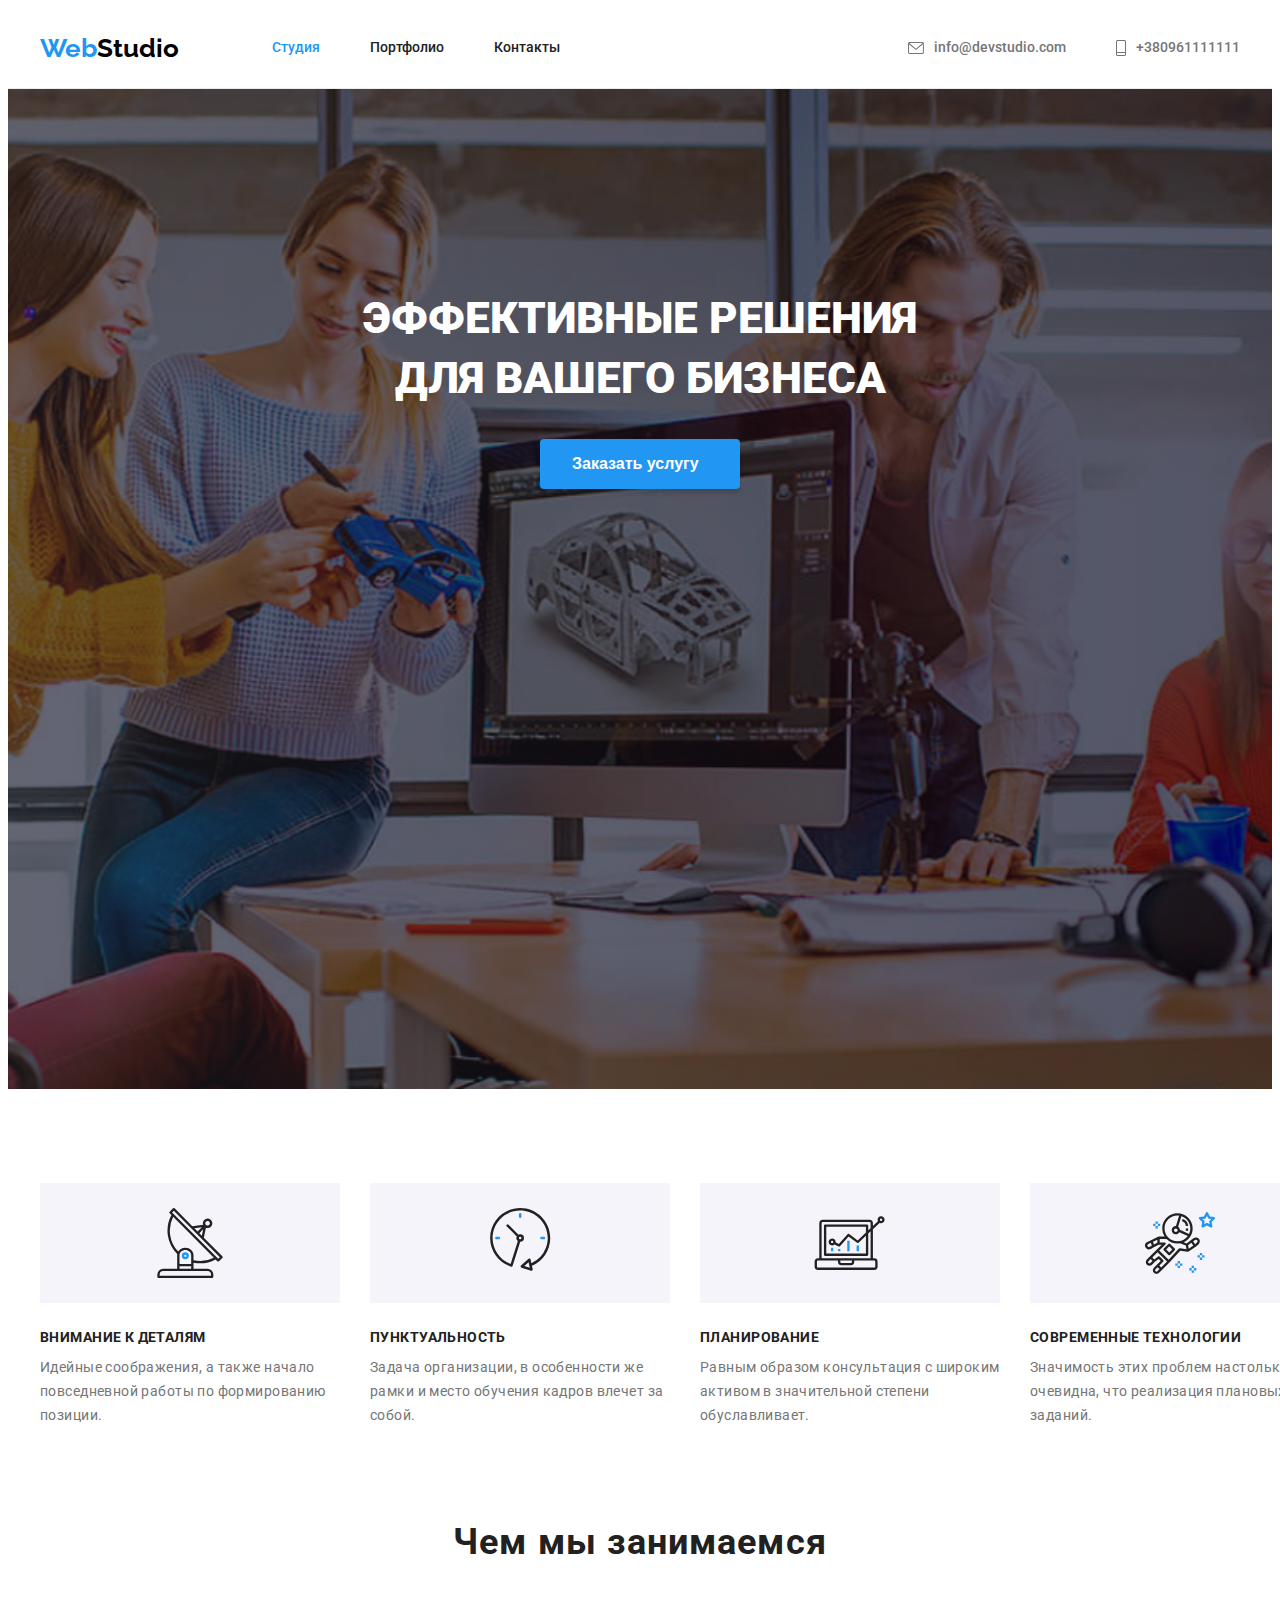
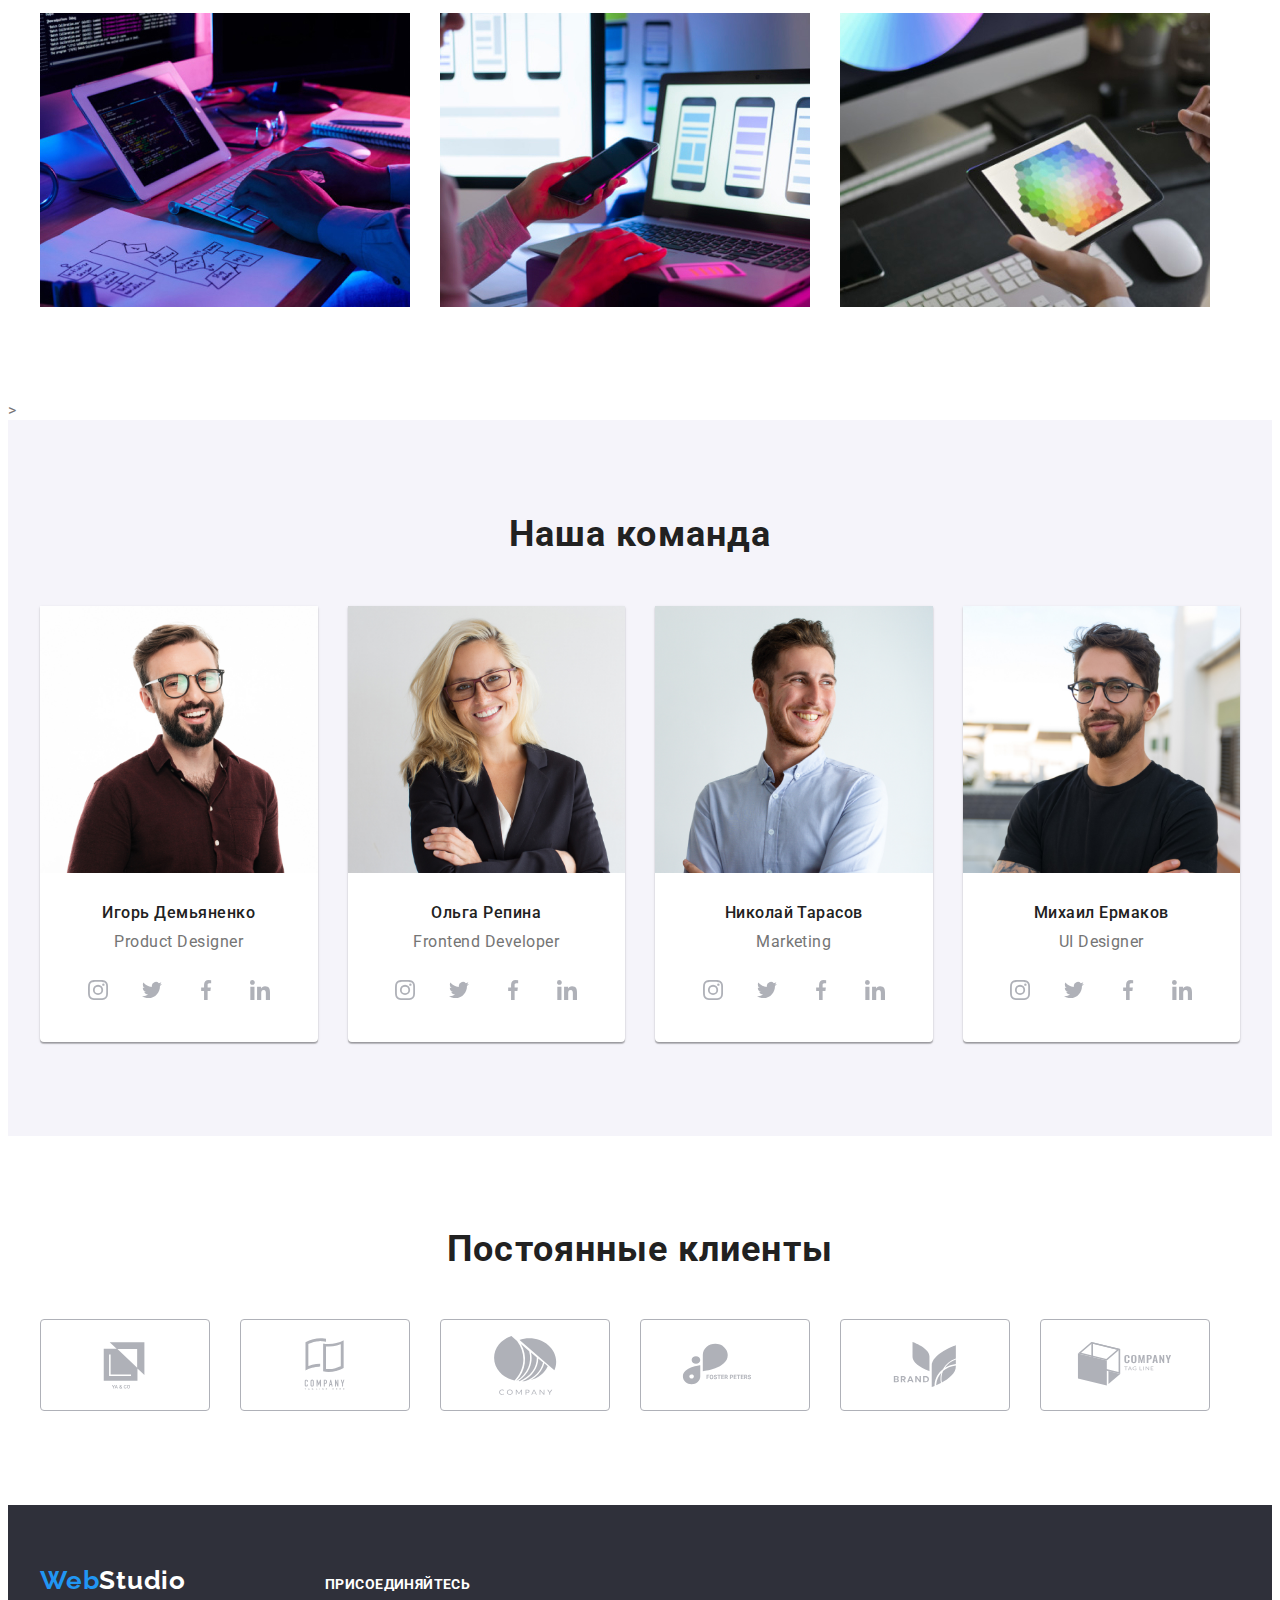
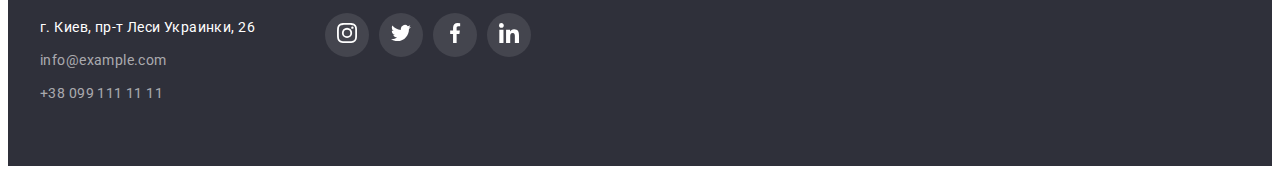
<file: index.html>
<!DOCTYPE html>
<html lang="en">
  <head>
    <meta charset="UTF-8" />
    <meta http-equiv="X-UA-Compatible" content="IE=edge" />
    <meta name="viewport" content="width=device-width, initial-scale=1.0" />
    <title>Document</title>
    <link rel="preconnect" href="https://fonts.googleapis.com">
    <link rel="preconnect" href="https://fonts.gstatic.com" crossorigin>
    <link href="https://fonts.googleapis.com/css2?family=Raleway:wght@700&family=Roboto:wght@400;500;700;900&display=swap" rel="stylesheet">
    <link rel="stylesheet" href="https://cdnjs.cloudflare.com/ajax/libs/modern-normalize/1.1.0/modern-normalize.min.css" integrity="sha512-wpPYUAdjBVSE4KJnH1VR1HeZfpl1ub8YT/NKx4PuQ5NmX2tKuGu6U/JRp5y+Y8XG2tV+wKQpNHVUX03MfMFn9Q==" crossorigin="anonymous" referrerpolicy="no-referrer" />  
    <link rel="stylesheet" href="./css/styles.css" />
  </head>
  <body>
    <!--Шапка сайта-->
    <header class="page-header">
      <div class="container main-nav">
      <a href="./index.html" class="logo">
        <span class="logo-bloe">Web</span>Studio</a>
      <nav>
        <ul class="site-nav link">
          <li class="item"><a href="#" class="link current">Студия</a></li>
          <li class="item"><a href="./portfolio.html" class="link">Портфолио</a></li>
          <li class="item"><a href="#" class="link">Контакты</a></li>
        </ul>
      </nav>
      <!-- сылка авторизации  -->
      <ul class="auth-link">
        <li class="item">             
          <a href="mailto:info@devstudio.com" class="link">
            <svg class="mailto">
              <use href="./img/sprite.svg#icon-envelope-hover"></use>
            </svg>
            info@devstudio.com
          </a>
        </li>
        <li class="item">
          <a href="tel:+380961111111" class="link">
            <svg class="phone">
              <use href="./img/sprite.svg#icon-smartphone"></use>
            </svg>
             +380961111111
          </a>
        </li>
      </ul>
     </div>
    </header>

    <!-- Банер -->
    <main>
      <section class="banner">
        <div class="container">
        <h1 class="banner-subtitle">ЭФФЕКТИВНЫЕ РЕШЕНИЯ <br> ДЛЯ ВАШЕГО БИЗНЕСА</h1>
        <button type="button" class="button primary">Заказать услугу</button>
      </div>
      </section>

      <!--Организационные моменты-->

      <section class="features section">
       <div class="container">
        <h2 class="visually-hidden">Организационные моменты</h2>
        <ul class="moment">
          <li class="item">
            <div class="features-box">
               <svg class="features-icon">
                   <use href="./img/sprite.svg#icon-antenna"></use>
                 </svg>
              </div>
            <h3 class="features-title">Внимание к деталям</h3>
            <p class="features-description">
              Идейные соображения, а также начало повседневной работы по
              формированию позиции.
            </p>
          </li>
          <li class="item icon-clock">
             <div class="features-box">
               <svg class="features-icon">
                   <use href="./img/sprite.svg#icon-clock"></use>
                 </svg>
            </div>
            <h3 class="features-title">Пунктуальность</h3>
            <p class="features-description">
              Задача организации, в особенности же рамки и место обучения кадров
              влечет за собой.
            </p>
          </li>
          <li class="item icon-diagram">
             <div class="features-box">
               <svg class="features-icon">
                   <use href="./img/sprite.svg#icon-diagram"></use>
                 </svg>
              </div>
            <h3 class="features-title">Планирование</h3>
            <p class="features-description">
              Равным образом консультация с широким активом в значительной
              степени обуславливает.
            </p>
          </li>
          <li class="item icon-astronaut">
             <div class="features-box">
               <svg class="features-icon">
                   <use href="./img/sprite.svg#icon-astronaut"></use>
                 </svg>
              </div>
            <h3 class="features-title">Современные технологии</h3>
            <p class="features-description">
              Значимость этих проблем настолько очевидна, что реализация
              плановых заданий.
            </p>
          </li>
        </ul>
       </div>
      </section>

       <!--Чем мы занимаемся --> 

      <section class="work section">
        <div class="container">
        <h2 class="work-title">Чем мы занимаемся</h2>
        <ul class="work-container">
          <li class="work-img">
            <img src="./img/4.jpg" alt="" width="370">
          </li>
          <li class="work-img">
            <img src="./img/5.jpg" alt="" width="370" />
          </li>
          <li class="work-img">
            <img src="./img/6.jpg" alt="" width="370" />
          </li>
        </ul>
      </div>
      </section>

      <!--Наша команда-->>

      <section class="our-team section">
        <div class="container">
        <h2 class="our-team-title">Наша команда</h2>
        <ul class="our-team-container">
          <li class="our-team-men">
            <img src="./img/img.jpg" alt="" width="270" />
            <div class="our-team-info">
              <h3 class="our-team-name">Игорь Демьяненко</h3>
               <p class="our-team-job">Product Designer</p>               
                  <ul class="network-list">
              <li class="network-item">
                <a class="network-link" href="#">
                  <svg class="network-social">
                    <use href="./img/sprite.svg#icon-instagram-2"></use>
                  </svg>
                </a>
              </li>
              <li class="network-item">
                <a class="network-link" href="#">
                  <svg class="network-social">
                    <use href="./img/sprite.svg#icon-twitter-1"></use>
                  </svg>
                </a>
              </li>
              <li class="network-item">
                <a class="network-link" href="#">
                  <svg class="network-social">
                    <use href="./img/sprite.svg#icon-facebook-1"></use>
                  </svg>
                </a>
              </li>
              <li class="network-item">
                <a class="network-link" href="#">
                  <svg class="network-social">
                    <use href="./img/sprite.svg#icon-linkedin-1"></use>
                  </svg>
                </a>
              </li>
            </ul>            
            </div>
          </li>
          <li class="our-team-men">
            <img src="./img/1.jpg" alt="" width="270" />
            <div class="our-team-info">
              <h3 class="our-team-name">Ольга Репина</h3>
              <p class="our-team-job">Frontend Developer</p>
                  <ul class="network-list">
              <li class="network-item">
                <a class="network-link" href="#">
                  <svg class="network-social">
                    <use href="./img/sprite.svg#icon-instagram-2"></use>
                  </svg>
                </a>
              </li>
              <li class="network-item">
                <a class="network-link" href="#">
                  <svg class="network-social">
                    <use href="./img/sprite.svg#icon-twitter-1"></use>
                  </svg>
                </a>
              </li>
              <li class="network-item">
                <a class="network-link" href="#">
                  <svg class="network-social">
                    <use href="./img/sprite.svg#icon-facebook-1"></use>
                  </svg>
                </a>
              </li>
              <li class="network-item">
                <a class="network-link" href="#">
                  <svg class="network-social">
                    <use href="./img/sprite.svg#icon-linkedin-1"></use>
                  </svg>
                </a>
              </li>
            </ul>              
            </div>
          </li>
          <li class="our-team-men">
            <img src="./img/2.jpg" alt="" width="270" />
            <div class="our-team-info">
              <h3 class="our-team-name">Николай Тарасов</h3>
              <p class="our-team-job">Marketing</p>
                  <ul class="network-list">
              <li class="network-item">
                <a class="network-link" href="#">
                  <svg class="network-social">
                    <use href="./img/sprite.svg#icon-instagram-2"></use>
                  </svg>
                </a>
              </li>
              <li class="network-item">
                <a class="network-link" href="#">
                  <svg class="network-social">
                    <use href="./img/sprite.svg#icon-twitter-1"></use>
                  </svg>
                </a>
              </li>
              <li class="network-item">
                <a class="network-link" href="#">
                  <svg class="network-social">
                    <use href="./img/sprite.svg#icon-facebook-1"></use>
                  </svg>
                </a>
              </li>
              <li class="network-item">
                <a class="network-link" href="#">
                  <svg class="network-social">
                    <use href="./img/sprite.svg#icon-linkedin-1"></use>
                  </svg>
                </a>
              </li>
            </ul>
               </div>
          </li>
          <li class="our-team-men">
            <img src="./img/3.jpg" alt="" width="270" />
            <div class="our-team-info">
              <h3 class="our-team-name">Михаил Ермаков</h3>
              <p class="our-team-job">UI Designer</p>
                  <ul class="network-list">
              <li class="network-item">
                <a class="network-link" href="#">
                  <svg class="network-social">
                    <use href="./img/sprite.svg#icon-instagram-2"></use>
                  </svg>
                </a>
              </li>
              <li class="network-item">
                <a class="network-link" href="#">
                  <svg class="network-social">
                    <use href="./img/sprite.svg#icon-twitter-1"></use>
                  </svg>
                </a>
              </li>
              <li class="network-item">
                <a class="network-link" href="#">
                  <svg class="network-social">
                    <use href="./img/sprite.svg#icon-facebook-1"></use>
                  </svg>
                </a>
              </li>
              <li class="network-item">
                <a class="network-link" href="#">
                  <svg class="network-social">
                    <use href="./img/sprite.svg#icon-linkedin-1"></use>
                  </svg>
                </a>
              </li>
            </ul>
            </div>
          </li>
        </ul>
      </div>
      </section>
      <section class="section company">
        <div class="container">
            <h2 class="company-title">Постоянные клиенты</h2>
            <ul class="company-container">
              <li class="company-item">
                <a href="#" class="company-button">
                  <svg class="company-icon">
                    <use href="./img/sprite.svg#icon-Logo"></use>
                  </svg>                  
                </a>
              </li>
              <li class="company-item">
                <a href="#" class="company-button">
                  <svg class="company-icon">
                    <use href="./img/sprite.svg#icon-Logo1"></use>
                  </svg>
              </a>
            </li>
              <li class="company-item">
                <a href="#" class="company-button">
                  <svg class="company-icon">
                    <use href="./img/sprite.svg#icon-group"></use>
                  </svg>
                  </a>
            </li>
              <li class="company-item">
                <a href="#" class="company-button">
                  <svg class="company-icon">
                    <use href="./img/sprite.svg#icon-Logo2"></use>
                  </svg>

              </a>
            </li>
              <li class="company-item">
                <a href="#" class="company-button">
                  <svg class="company-icon">
                    <use href="./img/sprite.svg#icon-Logo3"></use>
                  </svg>
              </a>
            </li>
              <li class="company-item">
                <a href="#" class="company-button">
                  <svg class="company-icon">
                    <use href="./img/sprite.svg#icon-Logo4"></use>
                  </svg>

              </a>
            </li>
            </ul>
        </div>
      </section>


    </main>

    <!--Podval-->

    <footer class="footer">
      <div class="container">
        <div>
          <a href="./index.html" class="footer-logo"><span class="logo-bloe">Web</span>Studio</a>
          <address>
             <ul>
               <li class="adres">г. Киев, пр-т Леси Украинки, 26</li>
                <li><a href="mailto:info@example.com" class="adres-link">info@example.com</a></li>
               <li><a href="tel:+380991111111" class="adres-link">+38 099 111 11 11</a></li>
            </ul>
           </address>
        </div>
        <div class="connect">
           <h3 class="footer-title">Присоединяйтесь</h3>
             <ul class="social-footer-list">
              <li class="social-footer-item">
                <a class="social-footer-link" href="#">
                  <svg class="social-footer-icon">
                    <use href="./img/sprite.svg#icon-instagram-2"></use>
                  </svg>
                </a>
              </li>
              <li class="social-footer-item">
                <a class="social-footer-link" href="#">
                  <svg class="social-footer-icon">
                    <use href="./img/sprite.svg#icon-twitter-1"></use>
                  </svg>
                </a>
              </li>
              <li class="social-footer-item">
                <a class="social-footer-link" href="#">
                  <svg class="social-footer-icon">
                    <use href="./img/sprite.svg#icon-facebook-1"></use>
                  </svg>
                </a>
              </li>
              <li class="social-footer-item">
                <a class="social-footer-link" href="#">
                  <svg class="social-footer-icon">
                    <use href="./img/sprite.svg#icon-linkedin-1"></use>
                  </svg>
                </a>
              </li>
            </ul>
        </div>
     </div>

    </footer>
  </body>
</html>
</file>
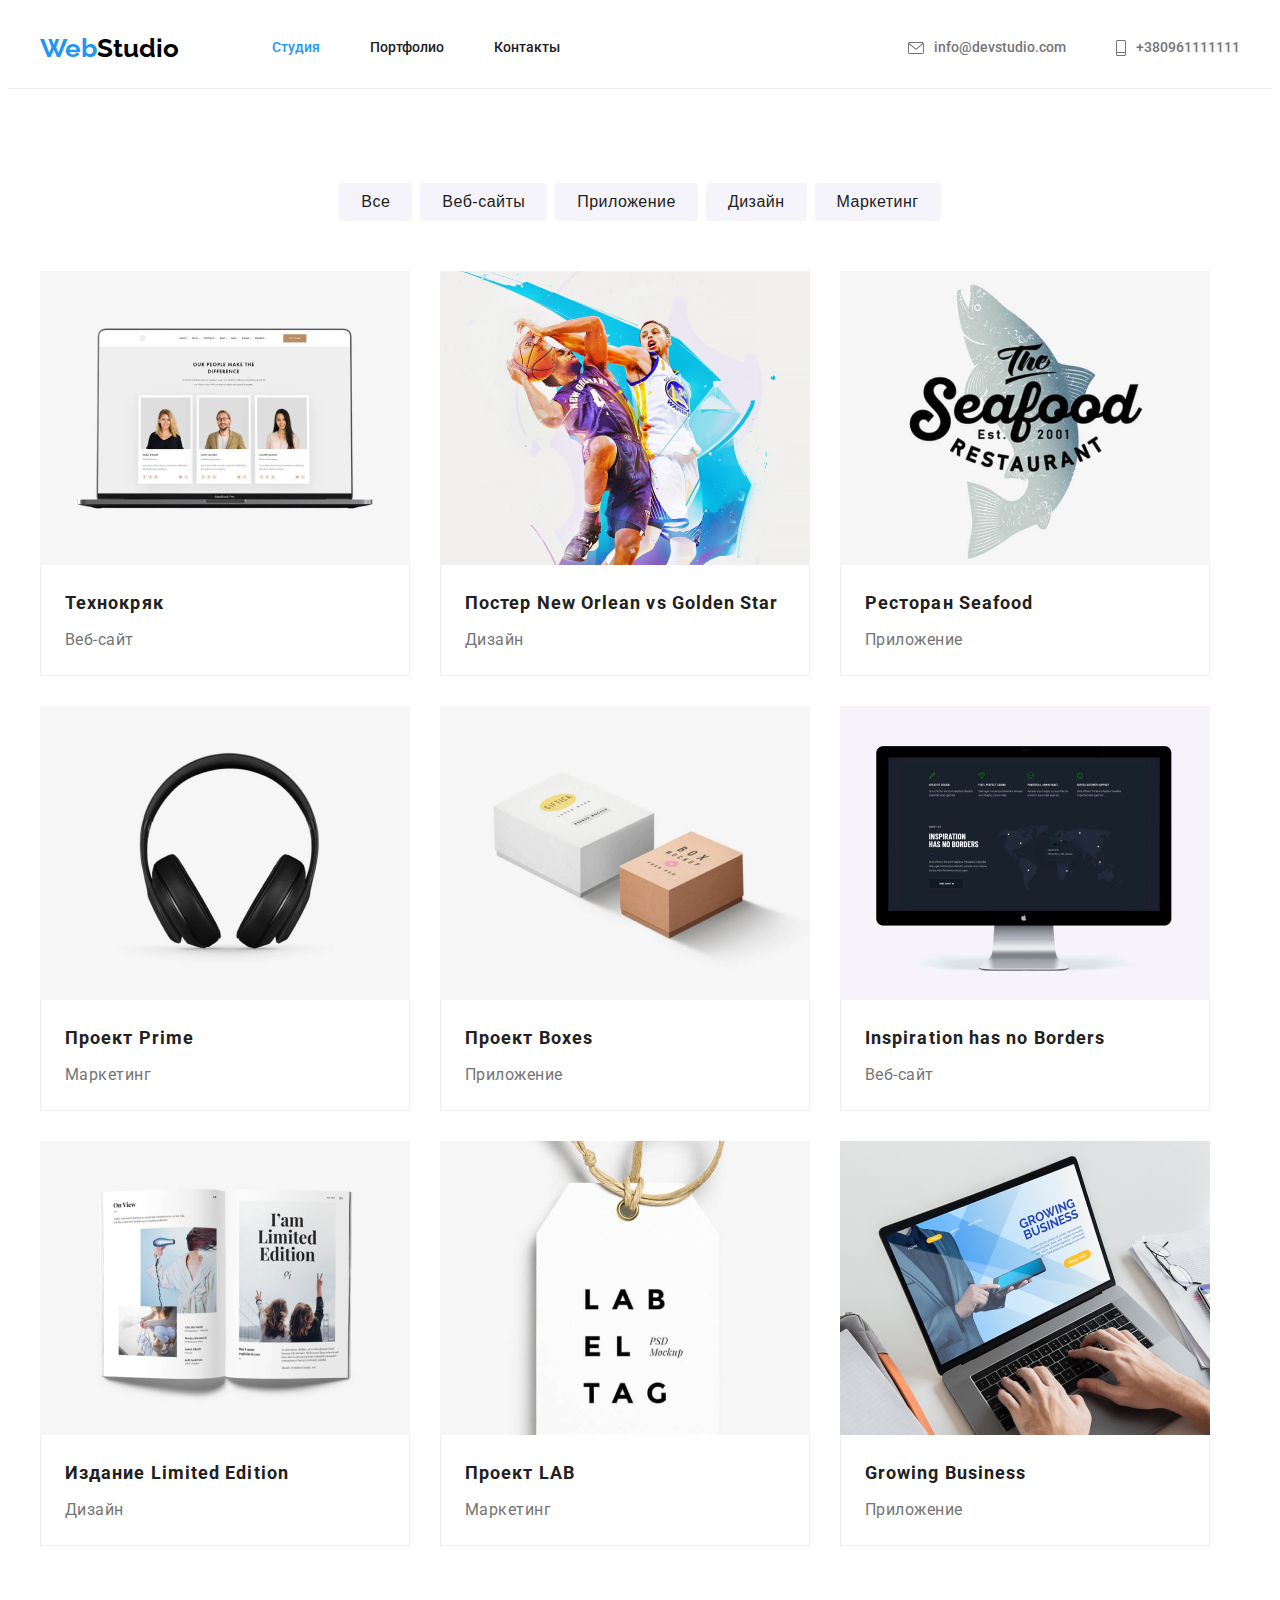
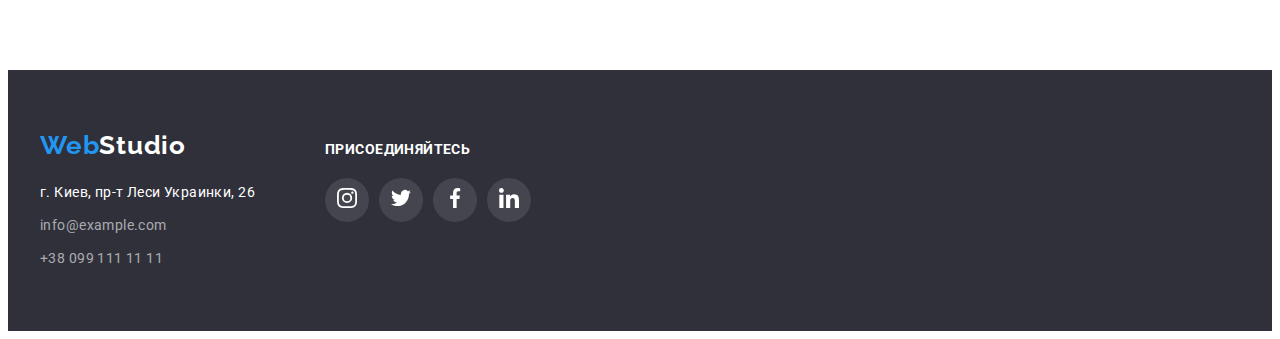
<file: portfolio.html>
<!DOCTYPE html>
<html lang="en">
  <head>
    <meta charset="UTF-8" />
    <meta http-equiv="X-UA-Compatible" content="IE=edge" />
    <meta name="viewport" content="width=device-width, initial-scale=1.0" />
    <title>Document</title>
    <link rel="preconnect" href="https://fonts.googleapis.com">
    <link rel="preconnect" href="https://fonts.gstatic.com" crossorigin>
    <link href="https://fonts.googleapis.com/css2?family=Raleway:wght@700&family=Roboto:wght@400;500;700;900&display=swap" rel="stylesheet">
    <link rel="stylesheet" href="https://cdnjs.cloudflare.com/ajax/libs/modern-normalize/1.1.0/modern-normalize.min.css" integrity="sha512-wpPYUAdjBVSE4KJnH1VR1HeZfpl1ub8YT/NKx4PuQ5NmX2tKuGu6U/JRp5y+Y8XG2tV+wKQpNHVUX03MfMFn9Q==" crossorigin="anonymous" referrerpolicy="no-referrer" />
    <link rel="stylesheet" href="./css/styles.css" />
  </head>
  <body>
    <!--Шапка сайта-->
    <header class="page-header">
      <div class="container main-nav">
      <a href="./index.html" class="logo">
        <span class="logo-bloe">Web</span>Studio</a>
      <nav>
        <ul class="site-nav link">
          <li class="item"><a href="./index.html" class="link current">Студия</a></li>
          <li class="item"><a href="./portfolio.html" class="link">Портфолио</a></li>
          <li class="item"><a href="#" class="link">Контакты</a></li>
        </ul>
      </nav>
      <!-- сылка авторизации  -->
      <ul class="auth-link">
        <li class="item">             
          <a href="mailto:info@devstudio.com" class="link">
            <svg class="mailto">
              <use href="./img/sprite.svg#icon-envelope-hover"></use>
            </svg>
            info@devstudio.com
          </a>
        </li>
        <li class="item">
          <a href="tel:+380961111111" class="link">
            <svg class="phone">
              <use href="./img/sprite.svg#icon-smartphone"></use>
            </svg>
             +380961111111
          </a>
        </li>
      </ul>
     </div>
    </header>
  <main>
      <section class="section">
        <div class="container">
          <h1 class="visually-hidden">Наши проекты</h1>
        <ul class="portfolio">
          <li class="button-wrapper"><button type="button" class="button">Все</button></li>
          <li class="button-wrapper"><button type="button" class="button">Веб-сайты</button></li>
          <li class="button-wrapper"><button type="button" class="button">Приложение</button></li>
          <li class="button-wrapper"><button type="button" class="button">Дизайн</button></li>
          <li class="button-wrapper"><button type="button" class="button">Маркетинг</button></li>
        </ul>
        <ul class="project">
          <li class="element">
            <a href="" class="project-link">
              <img src="./img/7.jpg" alt="" width="370">
              <div class="project-info">  
                <h2 class="project-title">Технокряк</h2>
              <p class="text">Веб-сайт</p>
              </div>
            </a>
          </li>
          <li class="element">
            <a href="" class="project-link">
              <img src="./img/8.jpg" alt="" width="370">
              <div class="project-info">  
                <h2 class="project-title">Постер New Orlean vs Golden Star</h2>
              <p class="text">Дизайн</p>
              </div>
            </a>
          </li>
          <li class="element">
            <a href="" class="project-link">
              <img src="./img/9.jpg" alt="" width="370">
              <div class="project-info">  
                <h2 class="project-title">Ресторан Seafood</h2>
              <p class="text">Приложение</p>
              </div>
            </a>
          </li>
          <li class="element">
            <a href="" class="project-link">
              <img src="./img/10.jpg" alt="" width="370">
             <div class="project-info"> 
                <h2 class="project-title">Проект Prime</h2>
              <p class="text">Маркетинг</p>
             </div>
            </a>
          </li>
          <li class="element">
            <a href="" class="project-link">
              <img src="./img/11.jpg" alt="" width="370">
              <div class="project-info">  
                <h2 class="project-title">Проект Boxes</h2>
              <p class="text">Приложение</p>
              </div>
            </a>
          </li>
          <li class="element">
            <a href="" class="project-link">
              <img src="./img/12.jpg" alt="" width="370">
              <div class="project-info">  
                <h2 class="project-title">Inspiration has no Borders</h2>
              <p class="text">Веб-сайт</p>
              </div>
            </a>
          </li>
          <li class="element">
            <a href="" class="project-link">
              <img src="./img/13.jpg" alt="" width="370">
              <div class="project-info">  
                <h2 class="project-title">Издание Limited Edition</h2>
              <p class="text">Дизайн</p>
              </div>
            </a>
          </li>
          <li class="element">
            <a href="" class="project-link">
              <img src="./img/14.jpg" alt="" width="370">
              <div class="project-info">  
                <h2 class="project-title">Проект LAB</h2>
              <p class="text">Маркетинг</p>
              </div>
            </a>
          </li>
          <li class="element">
            <a href="" class="project-link">
              <img src="./img/15.jpg" alt="" width="370">
              <div class="project-info">  
                <h2 class="project-title">Growing Business</h2>
              <p class="text">Приложение</p>
              </div>
            </a>
          </li>
        </ul>
      </div>
      </section>
</main>

    <!--Podval-->

    <footer class="footer">
      <div class="container">
        <div>
          <a href="./index.html" class="footer-logo"><span class="logo-bloe">Web</span>Studio</a>
          <address>
             <ul>
               <li class="adres">г. Киев, пр-т Леси Украинки, 26</li>
                <li><a href="mailto:info@example.com" class="adres-link">info@example.com</a></li>
               <li><a href="tel:+380991111111" class="adres-link">+38 099 111 11 11</a></li>
            </ul>
           </address>
        </div>
        <div class="connect">
           <h3 class="footer-title">Присоединяйтесь</h3>
             <ul class="social-footer-list">
              <li class="social-footer-item">
                <a class="social-footer-link" href="#">
                  <svg class="social-footer-icon">
                    <use href="./img/sprite.svg#icon-instagram-2"></use>
                  </svg>
                </a>
              </li>
              <li class="social-footer-item">
                <a class="social-footer-link" href="#">
                  <svg class="social-footer-icon">
                    <use href="./img/sprite.svg#icon-twitter-1"></use>
                  </svg>
                </a>
              </li>
              <li class="social-footer-item">
                <a class="social-footer-link" href="#">
                  <svg class="social-footer-icon">
                    <use href="./img/sprite.svg#icon-facebook-1"></use>
                  </svg>
                </a>
              </li>
              <li class="social-footer-item">
                <a class="social-footer-link" href="#">
                  <svg class="social-footer-icon">
                    <use href="./img/sprite.svg#icon-linkedin-1"></use>
                  </svg>
                </a>
              </li>
            </ul>
        </div>
     </div>

    </footer>
  </body>
     </html>
</file>
<file: css/styles.css>
:root{
--primary-text-color: #757575;
--title-text:#212121;
--accent-color: #2196F3;
--accent-new-color: #FFFFFF;
}


body {
  background-color: var(--accent-new-color);
  color: var(--primary-text-color);
  font-family: Roboto, sans-serif;
}

 img{
   width: 100%;
   height: auto;
   display: block;
 }

 h1,h2,h3,p{
  margin: 0;
}

ul {
  list-style: none;
  margin-top: 0;
  margin-bottom: 0;
  padding: 0;
}
/* цвет основного текста #212121 */

/* вторичний цвет #757575 */

/* белий #FFFFFF */

/* синий #2196F3 */
/* fon #E5E5E5*/ 
/*fon2  #F5F4FA*/
/* #000000  цвет logo */
/*  fon footer 2F303A */

.section{
  padding: 94px 0;
}

.container{
 max-width: 1200px;
 padding-left: 15px;
 padding-right: 15px;
 margin: 0 auto;
}

.page-header{
  background-color: var(--accent-new-color);
  border-bottom: 1px solid #ECECEC;
}

.main-nav{
  display: flex;
  align-items: center;
}

.logo {
  color:#000000;
  margin-right: 93px;
  font-family: Raleway;
  font-weight: 700;
  font-size: 26px;
  line-height: 1.19;
  text-decoration: none;
}
.logo-bloe {
  color: var(--accent-color)
}

.site-nav{
  display: flex;
}

.site-nav .item{
  margin-right: 50px;
}

.site-nav .item:last-child{
  margin-right: 0;
}

.site-nav .link {
  display: block;
 padding-top: 32px;
 padding-bottom: 32px; 

color: var(--title-text);
font-weight: 500;
font-size: 14px;
line-height: 1.14;
text-decoration: none;
}

.site-nav .link:hover, 
.site-nav .link:focus {
  color: var(--accent-color);
}

.site-nav .link.current{
  color: var(--accent-color);
}

/* сылка авторизации */
.auth-link .link:hover,
.auth-link .link:focus {
  color: var(--accent-color);
}



.auth-link{
  display: flex;
  margin-left: auto;
}

.auth-link .item + .item{
margin-left: 50px;
}

.auth-link .link {
  display: flex;
  color: var(--primary-text-color);
  font-weight: 500;
  font-size: 14px;
  line-height: 1.14;
  text-decoration: none;
  align-items: center;
}

.mailto{
   width: 16px;
   height: 12px;
   margin-right: 10px;
   fill: #757575;
}
.auth-link .link:hover .mailto,
.auth-link .link:focus .mailto, 
.auth-link .link:hover .phone,
.auth-link .link:focus .phone{
fill:var(--accent-color);
}

.phone{
  width: 10px;
  height: 16px;
  margin-right: 10px;
  fill: #757575;
}
.phone:hover,
.phone:focus{
fill:var(--accent-color);
}

/* Банер */
.banner{
  height: 600px;
  margin-left: auto;
  margin-right: auto;
  background-image: linear-gradient(to right,
  rgba(47, 48, 58, 0.4),
  rgba(7, 9, 26, 0.4)),url(../img/16.jpg);
  background-size: cover;
  background-repeat: no-repeat;
  background-position: center; 
  text-align: center;  
  background-color:  #2F303A;
  padding-top: 200px;
  padding-bottom: 200px;
}

.banner .banner-subtitle{
  margin-top: 0;
  margin-bottom: 30px;
 font-weight: 900;
 font-size: 44px;
 line-height: 1.36;
 text-align: center;
 text-transform: uppercase;
 color: var(--accent-new-color);
}
/* Кнопка */
.banner .button{
  box-shadow: 0px 4px 4px rgba(0, 0, 0, 0.15);
  border: transparent;
  margin-left: auto;
  margin-right: auto;
  padding: 10px 32px;
  color: var(--title-text);
  width: 200px;
  border-radius: 4px;  
  font-weight: 700;
  font-size: 16px;
  line-height: 1.87;
  display: flex;
  align-items: center;
  text-align: center;  
  cursor: pointer;
}

.button.primary{ 
  color: var(--accent-new-color);
  background-color: var(--accent-color);
}

/* Организхационные моменты */

.visually-hidden {
  position: absolute;
  clip: rect(0 0 0 0);
  width: 1px;
  right: 1px;
  margin: 1px;
}

.features {
  background: #FFFFFF;
  padding-bottom: 0;
}

.moment{
  display: flex;
}
.moment .item:hover, .moment .item:focus{
  cursor: pointer;
  filter: drop-shadow(0px 4px 4px rgba(0, 0, 0, 0.25));
}
 .moment .item:not(:last-child){
  margin-right: 30px;
 }

 .moment .item .features-box{
 display: flex;
 align-items: center;
 justify-content: center;
 height: 120px;
 background-repeat: no-repeat;
 background-position: center;
 background-color: #F5F4FA;
 margin-bottom: 27px;
 }

.moment .item .features-icon{
  height: 70px;
  height: 70px;
}
 

 .features-title {
   margin-bottom: 10px;
   font-size: 14px;
   line-height: 1.14;
   letter-spacing: 0.03em;
   text-transform: uppercase;
   color: var(--title-text)
}

 .features-description {
  font-size: 14px;
  line-height: 1.71;
  letter-spacing: 0.03em;
  color: var(--primary-text-color);
}

/* Чем мы занимаемся */

.work{
  background: #FFFFFF;
}
.work-container{
  display: flex;
}

.work-img{
  margin-right: 30px;
}

.work-img:last-child{
  margin-right: 0;
}

 .work-title{
   margin-bottom: 50px; 
   font-weight: 700;
   font-size: 36px;
   line-height: 1.16;
   text-align: center;
   letter-spacing: 0.03em;
   color: var(--title-text);
}

/* nasha komanda */
.our-team{
  background: #F5F4FA;
}

.our-team-container{
  display: flex;
}

.our-team-men{
  background: #FFFFFF;
  margin-right: 30px;
  box-shadow: 0px 1px 3px rgba(0,0,0,0.12),0px 1px 1px rgba(0,0,0,0.14), 0px 2px 1px rgba(0,0,0,0.2);
  border-radius:0px 0px 4px 4px ;
}

.our-team-men:last-child{
  margin-right: 0;
}

 .our-team-title{
margin-bottom: 50px;
font-weight: bold;
font-size: 36px;
line-height: 1.16;
text-align: center;
letter-spacing: 0.03em;
color: var(--title-text);
}

.our-team-info{
  padding: 30px 0;
}

 .our-team-name{
   margin-bottom: 10px;
font-weight: 500;
font-size: 16px;
line-height: 1.19;
text-align: center;
letter-spacing: 0.03em;
color: var(--title-text);
}

 .our-team-job{
 font-size: 16px;
 line-height: 1.19;
 text-align: center;
 letter-spacing: 0.03em;
 color: var(--primary-text-color);
 margin-bottom: 16px;
}

.network-link{
  display: flex;
  padding: 12px;
  border-radius: 50%;
  align-items: center;
  justify-content: center;
  fill:#afb1b8;
  outline: none;
}

.network-link:hover,
.network-link:focus{
  background: #2196F3;
  fill: #FFFFFF;
}


.network-list{
  display: flex;
  justify-content: center;
}

.network-item:not(:last-child){
  margin-right: 10px;
}

.network-social{
   width: 20px;
   height: 20px;
 }

 .network-link:last-child{
  margin-right: 0;
} 



 /*Постоянные клиенты*/

 .company-container{
   display: flex;
 }

.company-title{
font-family: Roboto;
font-style: normal;
font-weight: bold;
font-size: 36px;
line-height: 1.1;
text-align: center;
letter-spacing: 0.03em;
margin-bottom: 50px;
color: #212121;
}


.company-item{
  display: flex;
  justify-content: center;
  width: 170px;
  height: 92px;
  margin-right: 30px;
  
  box-sizing: border-box;
  align-items: center;
  border-radius: 4px;
}

.company-button{
  display: flex;
  align-items: center;
  justify-content: center;
  width: 170px;
  height: 92px;
  box-sizing: border-box;
  align-items: center;
  border-radius: 4px;
  border: 1px solid #AFB1B8;
}


.company-item:last-child{
  margin-right: 0;
} 

.company-icon{
  width:106px;
  height: 60px;
  fill:#afb1b8 ;
}

.company-button:hover .company-icon,
.company-button:focus .company-icon {
   fill: #2196F3;
}

.company-button:hover,
.company-button:focus {
 border-color: #2196F3;
}

 

.footer{
  background-color: #2F303A;
  padding-top: 60px;
  padding-bottom: 60px;
}


.footer-logo{
  display: inline-block;
  margin-bottom: 20px;
  color:var(--accent-new-color);
  font-family: Raleway;
  font-weight: 700;
  font-size: 26px;
  line-height: 1.19;
  letter-spacing: 0.03em;
  text-decoration: none;
}

.adres{
 color: var(--accent-new-color);
 font-family: Roboto;
 font-style: normal;
 font-size: 14px;
 line-height: 1.71;
 letter-spacing: 0.03em;
}

.footer .adres-link:hover,
.footer .adres-link:focus {
  color: var(--accent-color);
}

.footer .adres-link {
  display: inline-block;
 margin-top: 9px;
 font-style: normal;
 font-size: 14px;
 line-height: 1.71;
 letter-spacing: 0.03em;
 color: rgba(255, 255, 255, 0.6);
 text-decoration: none;
}

.footer .container{
  display: flex;
  align-items: baseline;
}

.footer-title{
  font-family: Roboto;
font-style: normal;
font-weight: bold;
font-size: 14px;
line-height: 1.14;
letter-spacing: 0.03em;
text-transform: uppercase;
margin-bottom: 20px;
color: #FFFFFF;
}

.social-footer-list{
  display: flex;
}

.social-footer-item{
  display: flex;
  justify-content: center;
  align-items: center;
  background: rgba(255, 255, 255, 0.1);
  width: 44px;
  height: 44px;
  border-radius: 100%;
  margin-right: 10px;
}

.social-footer-link:hover{
  background: #2196F3;
}

.social-footer-item:last-child{
  margin-right: 0;
} 

.social-footer-icon{
  width: 20px;
  height: 20px;
  fill: #FFFFFF;
}

.connect{
  margin-left: 70px;
}
/* страница портфолио */

 .portfolio{
   display: flex;
   justify-content: center;
 }

 .project{
  display: flex;
  flex-wrap: wrap;
 }

 

 .portfolio{
 margin-bottom: 50px;
 }
.portfolio .button-wrapper:not(:last-child){
  margin-right: 8px;
}

.portfolio .button {
  border: 0;
  padding: 6px 22px;
  background-color: #f5f4fa;
  color: var(--title-text);
  border-radius: 4px; 
  font-weight: 500;
  font-size: 16px;
  line-height: 1.63;
  text-align: center;
  letter-spacing: 0.03em;
  cursor: pointer;
  outline: none;
}


.portfolio .button:hover,
.portfolio .button:focus {
  background-color: var(--accent-color);
  color: var(--accent-new-color);
}

.project .project-link{
  text-decoration: none;
  display: block;
}

.project .project-title{
  margin-bottom: 4px;
    font-weight: 700;
    font-size: 18px;
    line-height: 2;
    letter-spacing: 0.06em;
    color: var(--title-text);
}

.project .text{
font-size: 16px;
line-height: 1.87;
letter-spacing: 0.03em;
color: var(--primary-text-color);
}

.project .project-info{
  border: 1px solid #eeeeee;
  border-top: 0;
  padding: 20px 24px;
}

.element{
   margin-right: 30px;
   margin-bottom: 30px;
 }

 .element .project-link:hover, .element .project-link:focus{
   box-shadow: 0px 1px 1px rgba(0, 0, 0, 0.12), 0px 4px 4px rgba(0, 0, 0, 0.06), 1px 4px 6px rgba(0, 0, 0, 0.16);
   outline: none;
 
  }
 
 .element:nth-child(3n){
   margin-right: 0px;
 }
</file>
